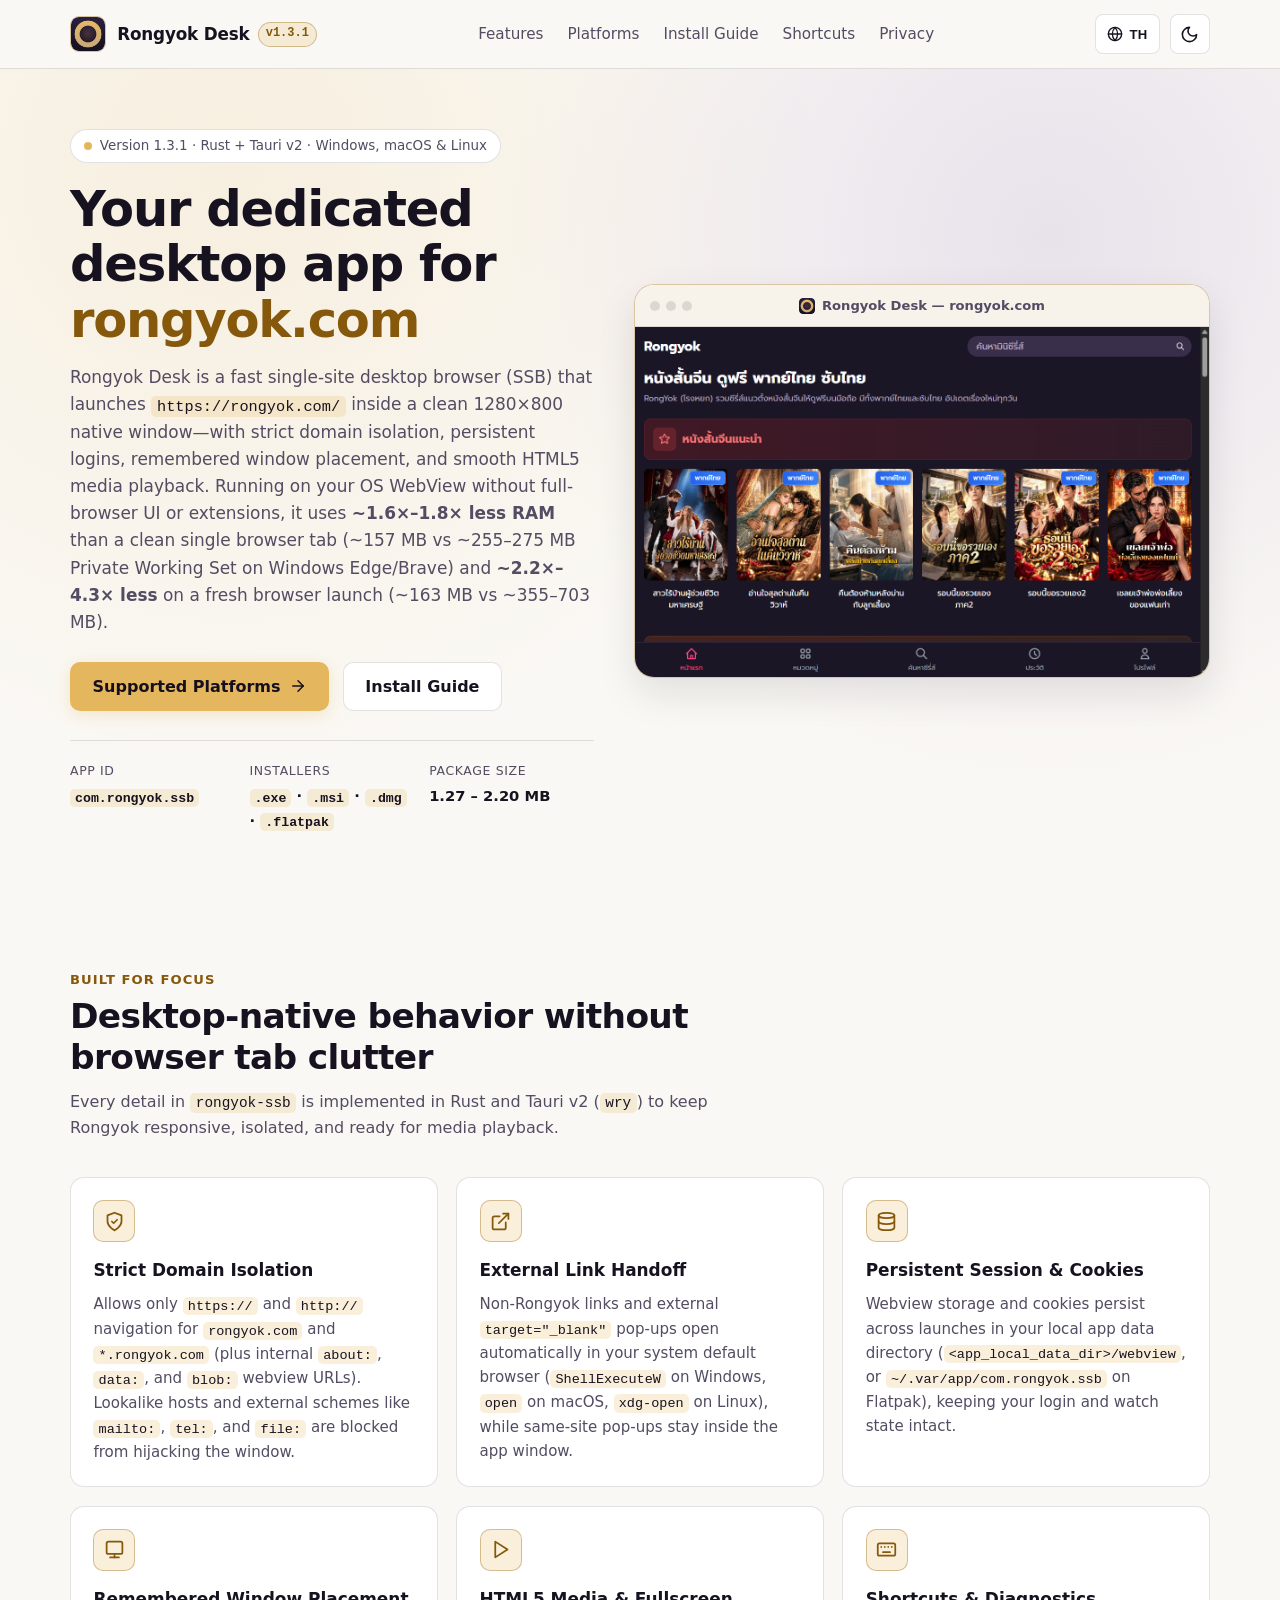
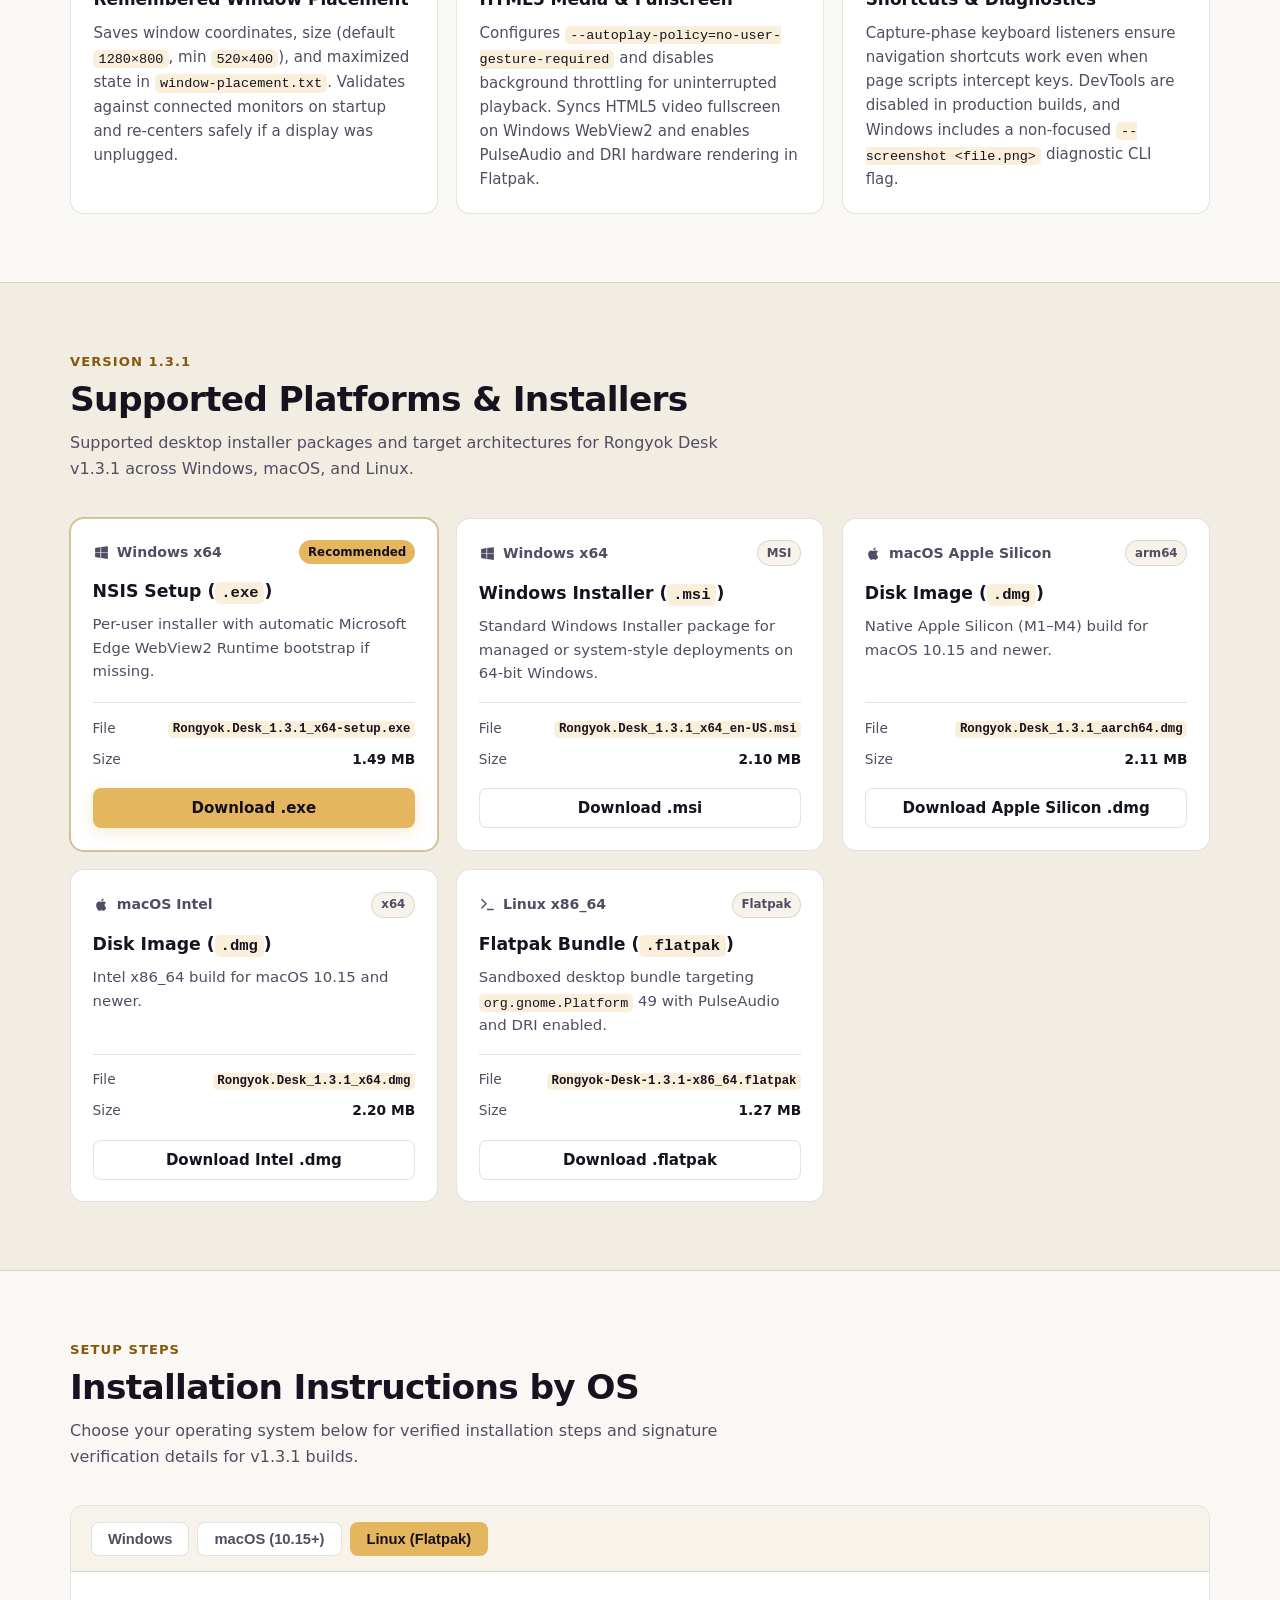
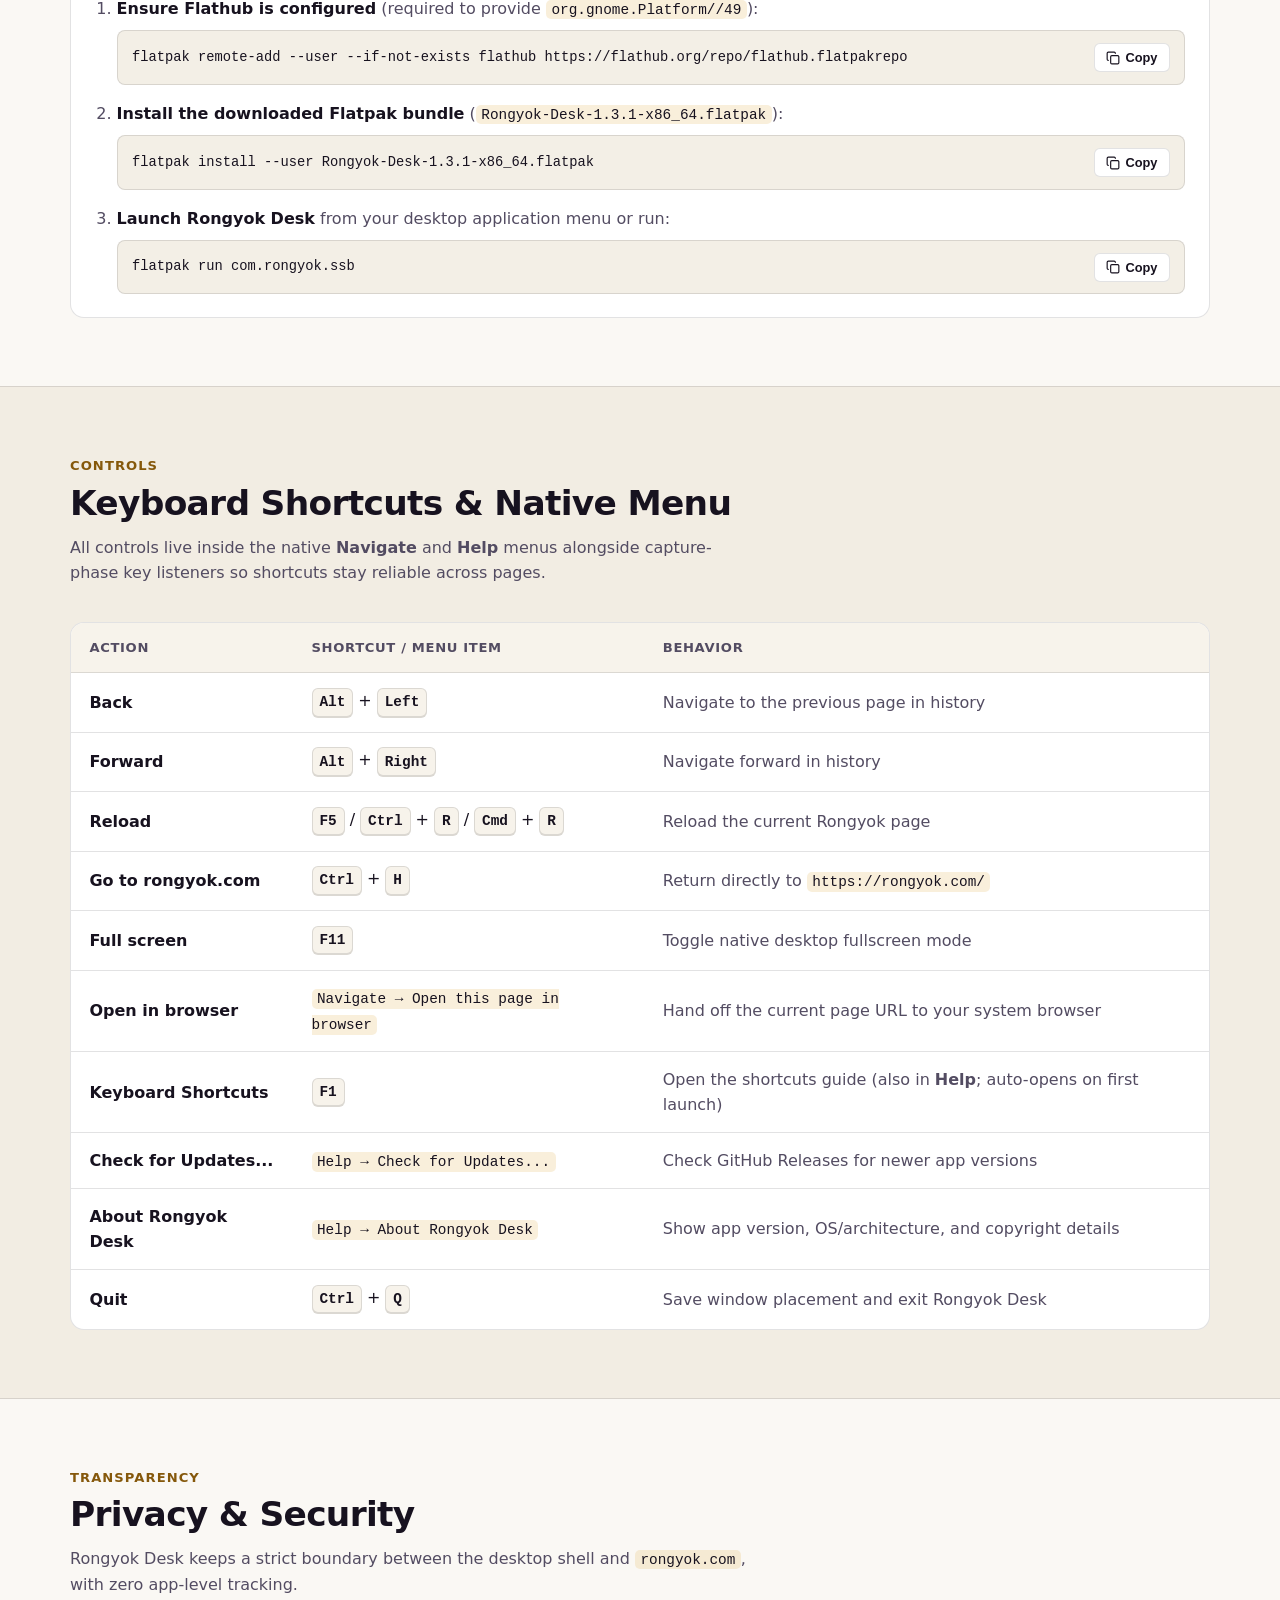
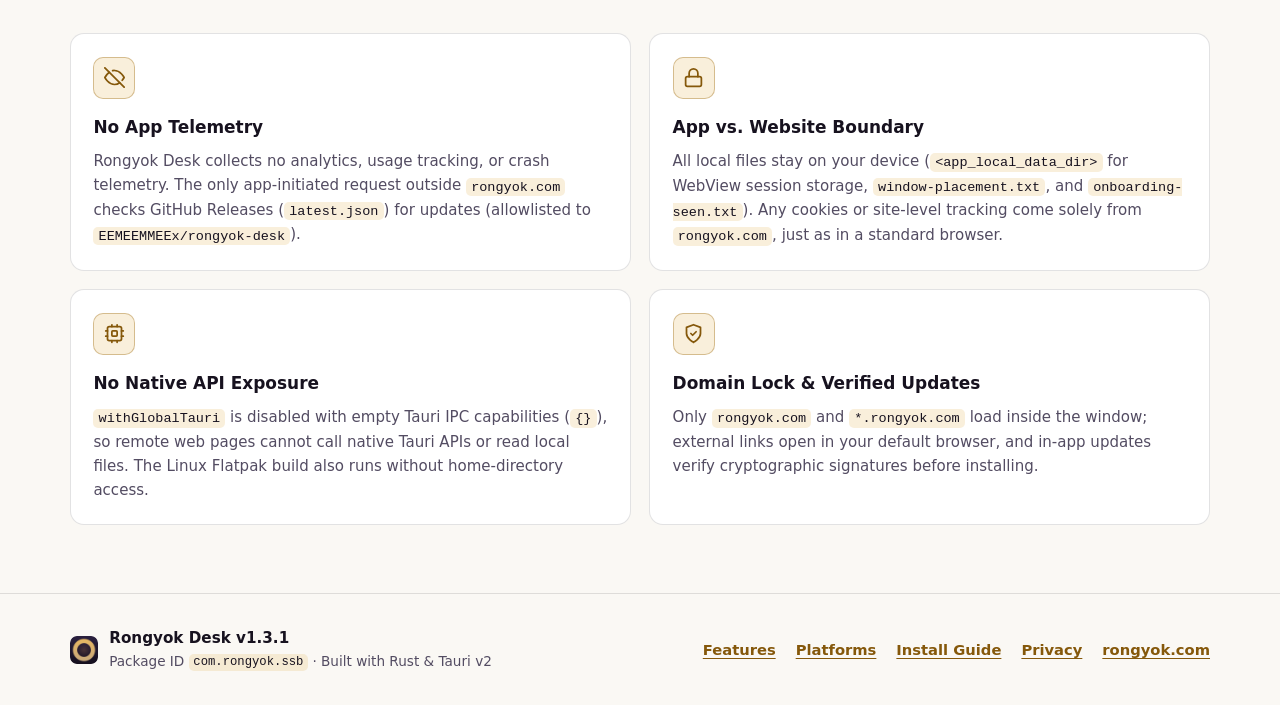
<file: docs/index.html>
<!doctype html>
<html lang="en" data-theme="dark">
  <head>
    <meta charset="utf-8" />
    <meta name="viewport" content="width=device-width, initial-scale=1" />
    <title>Rongyok Desk — Dedicated Desktop App for rongyok.com</title>
    <meta
      name="description"
      content="Rongyok Desk v1.3.1 is a lightweight single-site desktop browser for rongyok.com built with Rust and Tauri v2, available for Windows, macOS, and Linux."
    />
    <meta name="color-scheme" content="dark light" />
    <link rel="icon" type="image/png" href="./assets/icon.png" />
    <script>
      (function () {
        try {
          var saved = localStorage.getItem("rongyok-desk-theme");
          var prefersLight =
            window.matchMedia &&
            window.matchMedia("(prefers-color-scheme: light)").matches;
          var theme =
            saved === "light" || saved === "dark"
              ? saved
              : prefersLight
                ? "light"
                : "dark";
          document.documentElement.setAttribute("data-theme", theme);
          var savedLang = localStorage.getItem("rongyok-desk-lang");
          var navLang = ((navigator.language || "") + "").toLowerCase();
          var lang =
            savedLang === "th" || savedLang === "en"
              ? savedLang
              : navLang.indexOf("th") === 0
                ? "th"
                : "en";
          document.documentElement.setAttribute("data-lang", lang);
          document.documentElement.setAttribute("lang", lang);
        } catch (_err) {
          document.documentElement.setAttribute("data-theme", "dark");
          document.documentElement.setAttribute("data-lang", "en");
        }
      })();
    </script>
    <link rel="stylesheet" href="./styles.css" />
  </head>
  <body>
    <a class="skip-link" href="#main-content">Skip to main content</a>

    <header class="site-header" id="top">
      <div class="container nav-inner">
        <a class="brand" href="#top" aria-label="Rongyok Desk home">
          <img
            class="brand-icon"
            src="./assets/icon.png"
            alt="Rongyok Desk app icon"
            width="36"
            height="36"
          />
          <span class="brand-text">
            <span class="brand-name">Rongyok Desk</span>
            <span class="brand-version">v1.3.1</span>
          </span>
        </a>

        <nav class="nav-links" id="primary-nav" aria-label="Primary navigation">
          <a href="#features">Features</a>
          <a href="#downloads">Platforms</a>
          <a href="#install">Install Guide</a>
          <a href="#shortcuts">Shortcuts</a>
          <a href="#privacy">Privacy</a>
        </nav>

        <div class="nav-actions">
          <button
            type="button"
            class="icon-btn lang-btn"
            id="lang-toggle"
            aria-label="Switch language to Thai"
            aria-pressed="false"
            title="Switch language (TH / EN)"
          >
            <svg
              viewBox="0 0 24 24"
              fill="none"
              stroke="currentColor"
              stroke-width="2"
              stroke-linecap="round"
              stroke-linejoin="round"
              aria-hidden="true"
            >
              <circle cx="12" cy="12" r="10" />
              <path d="M2 12h20" />
              <path d="M12 2a15.3 15.3 0 0 1 4 10 15.3 15.3 0 0 1-4 10 15.3 15.3 0 0 1-4-10 15.3 15.3 0 0 1 4-10z" />
            </svg>
            <span id="lang-label">TH</span>
          </button>

          <button
            type="button"
            class="icon-btn"
            id="theme-toggle"
            aria-label="Switch to light theme"
            aria-pressed="false"
            title="Toggle color theme"
          >
            <svg
              class="icon-sun"
              viewBox="0 0 24 24"
              fill="none"
              stroke="currentColor"
              stroke-width="2"
              stroke-linecap="round"
              stroke-linejoin="round"
              aria-hidden="true"
            >
              <circle cx="12" cy="12" r="4" />
              <path d="M12 2v2" />
              <path d="M12 20v2" />
              <path d="m4.93 4.93 1.41 1.41" />
              <path d="m17.66 17.66 1.41 1.41" />
              <path d="M2 12h2" />
              <path d="M20 12h2" />
              <path d="m6.34 17.66-1.41 1.41" />
              <path d="m19.07 4.93-1.41 1.41" />
            </svg>
            <svg
              class="icon-moon"
              viewBox="0 0 24 24"
              fill="none"
              stroke="currentColor"
              stroke-width="2"
              stroke-linecap="round"
              stroke-linejoin="round"
              aria-hidden="true"
            >
              <path d="M12 3a6 6 0 0 0 9 9 9 9 0 1 1-9-9Z" />
            </svg>
          </button>

          <button
            type="button"
            class="icon-btn mobile-menu-btn"
            id="nav-toggle"
            aria-label="Toggle navigation menu"
            aria-expanded="false"
            aria-controls="mobile-nav"
          >
            <svg
              class="icon-menu"
              viewBox="0 0 24 24"
              fill="none"
              stroke="currentColor"
              stroke-width="2"
              stroke-linecap="round"
              stroke-linejoin="round"
              aria-hidden="true"
            >
              <line x1="4" y1="6" x2="20" y2="6" />
              <line x1="4" y1="12" x2="20" y2="12" />
              <line x1="4" y1="18" x2="20" y2="18" />
            </svg>
            <svg
              class="icon-close"
              viewBox="0 0 24 24"
              fill="none"
              stroke="currentColor"
              stroke-width="2"
              stroke-linecap="round"
              stroke-linejoin="round"
              aria-hidden="true"
            >
              <path d="M18 6 6 18" />
              <path d="m6 6 12 12" />
            </svg>
          </button>
        </div>
      </div>

      <div class="mobile-nav" id="mobile-nav" hidden>
        <div class="container mobile-nav-inner">
          <a href="#features">Features</a>
          <a href="#downloads">Platforms</a>
          <a href="#install">Install Guide</a>
          <a href="#shortcuts">Shortcuts</a>
          <a href="#privacy">Privacy</a>
        </div>
      </div>
    </header>

    <main id="main-content">
      <section class="hero">
        <div class="container hero-grid">
          <div class="hero-copy">
            <div class="hero-badge">
              <span class="badge-dot" aria-hidden="true"></span>
              <span>Version 1.3.1 · Rust + Tauri v2 · Windows, macOS &amp; Linux</span>
            </div>

            <h1>
              Your dedicated desktop app for
              <span class="accent-text">rongyok.com</span>
            </h1>

            <p class="hero-lead">
              Rongyok Desk is a fast single-site desktop browser (SSB) that
              launches <code>https://rongyok.com/</code> inside a clean
              1280&times;800 native window&mdash;with strict domain isolation,
              persistent logins, remembered window placement, and smooth HTML5
              media playback. Running on your OS WebView without full-browser UI
              or extensions, it uses <strong>~1.6&times;&ndash;1.8&times; less RAM</strong>
              than a clean single browser tab (~157 MB vs ~255&ndash;275 MB
              Private Working Set on Windows Edge/Brave) and
              <strong>~2.2&times;&ndash;4.3&times; less</strong> on a fresh
              browser launch (~163 MB vs ~355&ndash;703 MB).
            </p>

            <div class="hero-actions">
              <a class="btn btn-primary btn-lg" href="#downloads">
                <span>Supported Platforms</span>
                <svg
                  viewBox="0 0 24 24"
                  fill="none"
                  stroke="currentColor"
                  stroke-width="2"
                  stroke-linecap="round"
                  stroke-linejoin="round"
                  aria-hidden="true"
                >
                  <path d="M5 12h14" />
                  <path d="m12 5 7 7-7 7" />
                </svg>
              </a>

              <a class="btn btn-secondary btn-lg" href="#install">
                <span>Install Guide</span>
              </a>
            </div>

            <dl class="hero-specs">
              <div>
                <dt>App ID</dt>
                <dd><code>com.rongyok.ssb</code></dd>
              </div>
              <div>
                <dt>Installers</dt>
                <dd><code>.exe</code> · <code>.msi</code> · <code>.dmg</code> · <code>.flatpak</code></dd>
              </div>
              <div>
                <dt>Package Size</dt>
                <dd>1.27 – 2.20 MB</dd>
              </div>
            </dl>
          </div>

          <div class="hero-visual">
            <div class="app-frame">
              <div class="app-frame-bar" aria-hidden="true">
                <div class="frame-dots">
                  <span></span>
                  <span></span>
                  <span></span>
                </div>
                <div class="frame-title">
                  <img src="./assets/icon.png" alt="" width="16" height="16" />
                  <span>Rongyok Desk — rongyok.com</span>
                </div>
                <div class="frame-spacer"></div>
              </div>
              <img
                class="app-screenshot"
                src="./assets/now.png"
                alt="Screenshot of Rongyok Desk showing rongyok.com with Thai short-drama listings, search bar, and navigation bar"
                width="1280"
                height="780"
                loading="eager"
              />
            </div>
          </div>
        </div>
      </section>

      <section class="section" id="features">
        <div class="container">
          <div class="section-header">
            <p class="section-eyebrow">Built for Focus</p>
            <h2>Desktop-native behavior without browser tab clutter</h2>
            <p class="section-subtitle">
              Every detail in <code>rongyok-ssb</code> is implemented in Rust and
              Tauri v2 (<code>wry</code>) to keep Rongyok responsive, isolated,
              and ready for media playback.
            </p>
          </div>

          <div class="feature-grid">
            <article class="card feature-card">
              <div class="feature-icon" aria-hidden="true">
                <svg
                  viewBox="0 0 24 24"
                  fill="none"
                  stroke="currentColor"
                  stroke-width="2"
                  stroke-linecap="round"
                  stroke-linejoin="round"
                >
                  <path d="M12 22s8-4 8-10V5l-8-3-8 3v7c0 6 8 10 8 10" />
                  <path d="m9 12 2 2 4-4" />
                </svg>
              </div>
              <h3>Strict Domain Isolation</h3>
              <p>
                Allows only <code>https://</code> and <code>http://</code>
                navigation for <code>rongyok.com</code> and
                <code>*.rongyok.com</code> (plus internal <code>about:</code>,
                <code>data:</code>, and <code>blob:</code> webview URLs).
                Lookalike hosts and external schemes like <code>mailto:</code>,
                <code>tel:</code>, and <code>file:</code> are blocked from
                hijacking the window.
              </p>
            </article>

            <article class="card feature-card">
              <div class="feature-icon" aria-hidden="true">
                <svg
                  viewBox="0 0 24 24"
                  fill="none"
                  stroke="currentColor"
                  stroke-width="2"
                  stroke-linecap="round"
                  stroke-linejoin="round"
                >
                  <path d="M18 13v6a2 2 0 0 1-2 2H5a2 2 0 0 1-2-2V8a2 2 0 0 1 2-2h6" />
                  <polyline points="15 3 21 3 21 9" />
                  <line x1="10" y1="14" x2="21" y2="3" />
                </svg>
              </div>
              <h3>External Link Handoff</h3>
              <p>
                Non-Rongyok links and external <code>target="_blank"</code>
                pop-ups open automatically in your system default browser
                (<code>ShellExecuteW</code> on Windows, <code>open</code> on
                macOS, <code>xdg-open</code> on Linux), while same-site pop-ups
                stay inside the app window.
              </p>
            </article>

            <article class="card feature-card">
              <div class="feature-icon" aria-hidden="true">
                <svg
                  viewBox="0 0 24 24"
                  fill="none"
                  stroke="currentColor"
                  stroke-width="2"
                  stroke-linecap="round"
                  stroke-linejoin="round"
                >
                  <ellipse cx="12" cy="5" rx="9" ry="3" />
                  <path d="M3 5v14a9 3 0 0 0 18 0V5" />
                  <path d="M3 12a9 3 0 0 0 18 0" />
                </svg>
              </div>
              <h3>Persistent Session &amp; Cookies</h3>
              <p>
                Webview storage and cookies persist across launches in your
                local app data directory (<code>&lt;app_local_data_dir&gt;/webview</code>,
                or <code>~/.var/app/com.rongyok.ssb</code> on Flatpak), keeping
                your login and watch state intact.
              </p>
            </article>

            <article class="card feature-card">
              <div class="feature-icon" aria-hidden="true">
                <svg
                  viewBox="0 0 24 24"
                  fill="none"
                  stroke="currentColor"
                  stroke-width="2"
                  stroke-linecap="round"
                  stroke-linejoin="round"
                >
                  <rect width="18" height="14" x="3" y="3" rx="2" />
                  <path d="M7 21h10" />
                  <path d="M12 17v4" />
                </svg>
              </div>
              <h3>Remembered Window Placement</h3>
              <p>
                Saves window coordinates, size (default <code>1280&times;800</code>,
                min <code>520&times;400</code>), and maximized state in
                <code>window-placement.txt</code>. Validates against connected
                monitors on startup and re-centers safely if a display was
                unplugged.
              </p>
            </article>

            <article class="card feature-card">
              <div class="feature-icon" aria-hidden="true">
                <svg
                  viewBox="0 0 24 24"
                  fill="none"
                  stroke="currentColor"
                  stroke-width="2"
                  stroke-linecap="round"
                  stroke-linejoin="round"
                >
                  <polygon points="6 3 20 12 6 21 6 3" />
                </svg>
              </div>
              <h3>HTML5 Media &amp; Fullscreen</h3>
              <p>
                Configures <code>--autoplay-policy=no-user-gesture-required</code>
                and disables background throttling for uninterrupted playback.
                Syncs HTML5 video fullscreen on Windows WebView2 and enables
                PulseAudio and DRI hardware rendering in Flatpak.
              </p>
            </article>

            <article class="card feature-card">
              <div class="feature-icon" aria-hidden="true">
                <svg
                  viewBox="0 0 24 24"
                  fill="none"
                  stroke="currentColor"
                  stroke-width="2"
                  stroke-linecap="round"
                  stroke-linejoin="round"
                >
                  <rect width="20" height="14" x="2" y="5" rx="2" />
                  <path d="M6 9h.01" />
                  <path d="M10 9h.01" />
                  <path d="M14 9h.01" />
                  <path d="M18 9h.01" />
                  <path d="M8 15h8" />
                </svg>
              </div>
              <h3>Shortcuts &amp; Diagnostics</h3>
              <p>
                Capture-phase keyboard listeners ensure navigation shortcuts work
                even when page scripts intercept keys. DevTools are disabled in
                production builds, and Windows includes a non-focused
                <code>--screenshot &lt;file.png&gt;</code> diagnostic CLI flag.
              </p>
            </article>
          </div>
        </div>
      </section>

      <section class="section section-alt" id="downloads">
        <div class="container">
          <div class="section-header">
            <p class="section-eyebrow">Version 1.3.1</p>
            <h2>Supported Platforms &amp; Installers</h2>
            <p class="section-subtitle">
              Supported desktop installer packages and target architectures for
              Rongyok Desk v1.3.1 across Windows, macOS, and Linux.
            </p>
          </div>

          <div class="platform-grid">
            <article class="card platform-card platform-featured">
              <div class="platform-top">
                <div class="os-badge">
                  <svg viewBox="0 0 24 24" fill="currentColor" aria-hidden="true">
                    <path
                      d="M3 5.5 10.5 4.4v7.1H3V5.5Zm8.5-1.3L21 3v8.5h-9.5V4.2ZM3 12.5h7.5v7.1L3 18.5v-6Zm8.5 0H21V21l-9.5-1.3v-7.2Z"
                    />
                  </svg>
                  <span>Windows x64</span>
                </div>
                <span class="pill-tag">Recommended</span>
              </div>
              <h3>NSIS Setup (<code>.exe</code>)</h3>
              <p class="platform-desc">
                Per-user installer with automatic Microsoft Edge WebView2
                Runtime bootstrap if missing.
              </p>
              <dl class="asset-meta">
                <div>
                  <dt>File</dt>
                  <dd><code>Rongyok.Desk_1.3.1_x64-setup.exe</code></dd>
                </div>
                <div>
                  <dt>Size</dt>
                  <dd>1.49 MB</dd>
                </div>
              </dl>
              <a
                class="btn btn-primary btn-block"
                href="https://github.com/EEMEEMMEEx/rongyok-desk/releases/latest/download/Rongyok.Desk_1.3.1_x64-setup.exe"
                target="_blank"
                rel="noopener noreferrer"
              >
                Download .exe
              </a>
            </article>

            <article class="card platform-card">
              <div class="platform-top">
                <div class="os-badge">
                  <svg viewBox="0 0 24 24" fill="currentColor" aria-hidden="true">
                    <path
                      d="M3 5.5 10.5 4.4v7.1H3V5.5Zm8.5-1.3L21 3v8.5h-9.5V4.2ZM3 12.5h7.5v7.1L3 18.5v-6Zm8.5 0H21V21l-9.5-1.3v-7.2Z"
                    />
                  </svg>
                  <span>Windows x64</span>
                </div>
                <span class="pill-muted">MSI</span>
              </div>
              <h3>Windows Installer (<code>.msi</code>)</h3>
              <p class="platform-desc">
                Standard Windows Installer package for managed or system-style
                deployments on 64-bit Windows.
              </p>
              <dl class="asset-meta">
                <div>
                  <dt>File</dt>
                  <dd><code>Rongyok.Desk_1.3.1_x64_en-US.msi</code></dd>
                </div>
                <div>
                  <dt>Size</dt>
                  <dd>2.10 MB</dd>
                </div>
              </dl>
              <a
                class="btn btn-secondary btn-block"
                href="https://github.com/EEMEEMMEEx/rongyok-desk/releases/latest/download/Rongyok.Desk_1.3.1_x64_en-US.msi"
                target="_blank"
                rel="noopener noreferrer"
              >
                Download .msi
              </a>
            </article>

            <article class="card platform-card">
              <div class="platform-top">
                <div class="os-badge">
                  <svg viewBox="0 0 24 24" fill="currentColor" aria-hidden="true">
                    <path
                      d="M16.36 12.76c-.02-2.21 1.81-3.28 1.89-3.33-1.03-1.51-2.64-1.72-3.21-1.74-1.35-.14-2.66.81-3.35.81-.7 0-1.76-.79-2.9-.77-1.48.02-2.85.87-3.61 2.2-1.55 2.69-.4 6.66 1.1 8.84.74 1.07 1.62 2.27 2.77 2.22 1.12-.04 1.54-.72 2.89-.72 1.35 0 1.73.72 2.9.69 1.2-.02 1.96-1.08 2.69-2.15.86-1.25 1.21-2.46 1.23-2.52-.03-.01-2.38-.91-2.4-3.61ZM14.17 6.32c.61-.74 1.03-1.77.91-2.8-.88.04-1.95.59-2.58 1.33-.56.65-1.06 1.7-.93 2.7.99.08 1.99-.5 2.6-1.23Z"
                    />
                  </svg>
                  <span>macOS Apple Silicon</span>
                </div>
                <span class="pill-muted">arm64</span>
              </div>
              <h3>Disk Image (<code>.dmg</code>)</h3>
              <p class="platform-desc">
                Native Apple Silicon (M1–M4) build for macOS 10.15 and newer.
              </p>
              <dl class="asset-meta">
                <div>
                  <dt>File</dt>
                  <dd><code>Rongyok.Desk_1.3.1_aarch64.dmg</code></dd>
                </div>
                <div>
                  <dt>Size</dt>
                  <dd>2.11 MB</dd>
                </div>
              </dl>
              <a
                class="btn btn-secondary btn-block"
                href="https://github.com/EEMEEMMEEx/rongyok-desk/releases/latest/download/Rongyok.Desk_1.3.1_aarch64.dmg"
                target="_blank"
                rel="noopener noreferrer"
              >
                Download Apple Silicon .dmg
              </a>
            </article>

            <article class="card platform-card">
              <div class="platform-top">
                <div class="os-badge">
                  <svg viewBox="0 0 24 24" fill="currentColor" aria-hidden="true">
                    <path
                      d="M16.36 12.76c-.02-2.21 1.81-3.28 1.89-3.33-1.03-1.51-2.64-1.72-3.21-1.74-1.35-.14-2.66.81-3.35.81-.7 0-1.76-.79-2.9-.77-1.48.02-2.85.87-3.61 2.2-1.55 2.69-.4 6.66 1.1 8.84.74 1.07 1.62 2.27 2.77 2.22 1.12-.04 1.54-.72 2.89-.72 1.35 0 1.73.72 2.9.69 1.2-.02 1.96-1.08 2.69-2.15.86-1.25 1.21-2.46 1.23-2.52-.03-.01-2.38-.91-2.4-3.61ZM14.17 6.32c.61-.74 1.03-1.77.91-2.8-.88.04-1.95.59-2.58 1.33-.56.65-1.06 1.7-.93 2.7.99.08 1.99-.5 2.6-1.23Z"
                    />
                  </svg>
                  <span>macOS Intel</span>
                </div>
                <span class="pill-muted">x64</span>
              </div>
              <h3>Disk Image (<code>.dmg</code>)</h3>
              <p class="platform-desc">
                Intel x86_64 build for macOS 10.15 and newer.
              </p>
              <dl class="asset-meta">
                <div>
                  <dt>File</dt>
                  <dd><code>Rongyok.Desk_1.3.1_x64.dmg</code></dd>
                </div>
                <div>
                  <dt>Size</dt>
                  <dd>2.20 MB</dd>
                </div>
              </dl>
              <a
                class="btn btn-secondary btn-block"
                href="https://github.com/EEMEEMMEEx/rongyok-desk/releases/latest/download/Rongyok.Desk_1.3.1_x64.dmg"
                target="_blank"
                rel="noopener noreferrer"
              >
                Download Intel .dmg
              </a>
            </article>

            <article class="card platform-card">
              <div class="platform-top">
                <div class="os-badge">
                  <svg
                    viewBox="0 0 24 24"
                    fill="none"
                    stroke="currentColor"
                    stroke-width="2"
                    stroke-linecap="round"
                    stroke-linejoin="round"
                    aria-hidden="true"
                  >
                    <polyline points="4 17 10 11 4 5" />
                    <line x1="12" y1="19" x2="20" y2="19" />
                  </svg>
                  <span>Linux x86_64</span>
                </div>
                <span class="pill-muted">Flatpak</span>
              </div>
              <h3>Flatpak Bundle (<code>.flatpak</code>)</h3>
              <p class="platform-desc">
                Sandboxed desktop bundle targeting <code>org.gnome.Platform</code>
                49 with PulseAudio and DRI enabled.
              </p>
              <dl class="asset-meta">
                <div>
                  <dt>File</dt>
                  <dd><code>Rongyok-Desk-1.3.1-x86_64.flatpak</code></dd>
                </div>
                <div>
                  <dt>Size</dt>
                  <dd>1.27 MB</dd>
                </div>
              </dl>
              <a
                class="btn btn-secondary btn-block"
                href="https://github.com/EEMEEMMEEx/rongyok-desk/releases/latest/download/Rongyok-Desk-1.3.1-x86_64.flatpak"
                target="_blank"
                rel="noopener noreferrer"
              >
                Download .flatpak
              </a>
            </article>
          </div>
        </div>
      </section>

      <section class="section" id="install">
        <div class="container">
          <div class="section-header">
            <p class="section-eyebrow">Setup Steps</p>
            <h2>Installation Instructions by OS</h2>
            <p class="section-subtitle">
              Choose your operating system below for verified installation steps
              and signature verification details for v1.3.1 builds.
            </p>
          </div>

          <div class="install-shell card">
            <div class="os-tabs" role="tablist" aria-label="Operating system installation tabs">
              <button
                type="button"
                class="os-tab is-active"
                role="tab"
                id="tab-windows"
                aria-selected="true"
                aria-controls="panel-windows"
                data-os="windows"
              >
                Windows
              </button>
              <button
                type="button"
                class="os-tab"
                role="tab"
                id="tab-macos"
                aria-selected="false"
                aria-controls="panel-macos"
                data-os="macos"
              >
                macOS (10.15+)
              </button>
              <button
                type="button"
                class="os-tab"
                role="tab"
                id="tab-linux"
                aria-selected="false"
                aria-controls="panel-linux"
                data-os="linux"
              >
                Linux (Flatpak)
              </button>
            </div>

            <div
              class="os-panel is-active"
              role="tabpanel"
              id="panel-windows"
              aria-labelledby="tab-windows"
            >
              <ol class="install-steps">
                <li>
                  <strong>Choose your installer package:</strong> Use
                  <code>Rongyok.Desk_1.3.1_x64-setup.exe</code> (recommended
                  per-user installer) or <code>Rongyok.Desk_1.3.1_x64_en-US.msi</code>.
                </li>
                <li>
                  <strong>Run the installer:</strong> The NSIS
                  <code>.exe</code> installer automatically downloads
                  Microsoft Edge WebView2 Runtime if it is not yet installed on
                  your PC.
                </li>
                <li>
                  <strong>Signed installer &amp; integrity check:</strong>
                  <code>v1.3.1</code> Windows installers are digitally signed. You can
                  also verify the file checksum against
                  <code>SHA256SUMS.txt</code> on the release page before launching.
                </li>
              </ol>
            </div>

            <div
              class="os-panel"
              role="tabpanel"
              id="panel-macos"
              aria-labelledby="tab-macos"
              hidden
            >
              <ol class="install-steps">
                <li>
                  <strong>Download the matching disk image:</strong> Choose
                  <code>Rongyok.Desk_1.3.1_aarch64.dmg</code> for Apple Silicon
                  (M1–M4) or <code>Rongyok.Desk_1.3.1_x64.dmg</code> for Intel
                  Macs (macOS 10.15+).
                </li>
                <li>
                  <strong>Install to Applications:</strong> Open the
                  <code>.dmg</code> file and drag
                  <strong>Rongyok Desk.app</strong> into your
                  <strong>Applications</strong> folder.
                </li>
                <li>
                  <strong>Signed &amp; notarized launch:</strong>
                  <strong>Rongyok Desk.app</strong> is signed and notarized for macOS
                  Gatekeeper, so you can open it directly from
                  <strong>Applications</strong> or Spotlight.
                </li>
              </ol>
            </div>

            <div
              class="os-panel"
              role="tabpanel"
              id="panel-linux"
              aria-labelledby="tab-linux"
              hidden
            >
              <ol class="install-steps">
                <li>
                  <strong>Ensure Flathub is configured</strong> (required to
                  provide <code>org.gnome.Platform//49</code>):
                  <div class="code-block">
                    <pre><code>flatpak remote-add --user --if-not-exists flathub https://flathub.org/repo/flathub.flatpakrepo</code></pre>
                    <button
                      type="button"
                      class="copy-btn"
                      data-copy="flatpak remote-add --user --if-not-exists flathub https://flathub.org/repo/flathub.flatpakrepo"
                      aria-label="Copy Flathub remote command"
                    >
                      <svg
                        class="icon-copy"
                        viewBox="0 0 24 24"
                        fill="none"
                        stroke="currentColor"
                        stroke-width="2"
                        stroke-linecap="round"
                        stroke-linejoin="round"
                        aria-hidden="true"
                      >
                        <rect width="14" height="14" x="8" y="8" rx="2" ry="2" />
                        <path d="M4 16c-1.1 0-2-.9-2-2V4c0-1.1.9-2 2-2h10c1.1 0 2 .9 2 2" />
                      </svg>
                      <svg
                        class="icon-check"
                        viewBox="0 0 24 24"
                        fill="none"
                        stroke="currentColor"
                        stroke-width="2.2"
                        stroke-linecap="round"
                        stroke-linejoin="round"
                        aria-hidden="true"
                      >
                        <polyline points="20 6 9 17 4 12" />
                      </svg>
                      <span class="copy-label">Copy</span>
                    </button>
                  </div>
                </li>
                <li>
                  <strong>Install the downloaded Flatpak bundle</strong>
                  (<code>Rongyok-Desk-1.3.1-x86_64.flatpak</code>):
                  <div class="code-block">
                    <pre><code>flatpak install --user Rongyok-Desk-1.3.1-x86_64.flatpak</code></pre>
                    <button
                      type="button"
                      class="copy-btn"
                      data-copy="flatpak install --user Rongyok-Desk-1.3.1-x86_64.flatpak"
                      aria-label="Copy Flatpak install command"
                    >
                      <svg
                        class="icon-copy"
                        viewBox="0 0 24 24"
                        fill="none"
                        stroke="currentColor"
                        stroke-width="2"
                        stroke-linecap="round"
                        stroke-linejoin="round"
                        aria-hidden="true"
                      >
                        <rect width="14" height="14" x="8" y="8" rx="2" ry="2" />
                        <path d="M4 16c-1.1 0-2-.9-2-2V4c0-1.1.9-2 2-2h10c1.1 0 2 .9 2 2" />
                      </svg>
                      <svg
                        class="icon-check"
                        viewBox="0 0 24 24"
                        fill="none"
                        stroke="currentColor"
                        stroke-width="2.2"
                        stroke-linecap="round"
                        stroke-linejoin="round"
                        aria-hidden="true"
                      >
                        <polyline points="20 6 9 17 4 12" />
                      </svg>
                      <span class="copy-label">Copy</span>
                    </button>
                  </div>
                </li>
                <li>
                  <strong>Launch Rongyok Desk</strong> from your desktop
                  application menu or run:
                  <div class="code-block">
                    <pre><code>flatpak run com.rongyok.ssb</code></pre>
                    <button
                      type="button"
                      class="copy-btn"
                      data-copy="flatpak run com.rongyok.ssb"
                      aria-label="Copy Flatpak run command"
                    >
                      <svg
                        class="icon-copy"
                        viewBox="0 0 24 24"
                        fill="none"
                        stroke="currentColor"
                        stroke-width="2"
                        stroke-linecap="round"
                        stroke-linejoin="round"
                        aria-hidden="true"
                      >
                        <rect width="14" height="14" x="8" y="8" rx="2" ry="2" />
                        <path d="M4 16c-1.1 0-2-.9-2-2V4c0-1.1.9-2 2-2h10c1.1 0 2 .9 2 2" />
                      </svg>
                      <svg
                        class="icon-check"
                        viewBox="0 0 24 24"
                        fill="none"
                        stroke="currentColor"
                        stroke-width="2.2"
                        stroke-linecap="round"
                        stroke-linejoin="round"
                        aria-hidden="true"
                      >
                        <polyline points="20 6 9 17 4 12" />
                      </svg>
                      <span class="copy-label">Copy</span>
                    </button>
                  </div>
                </li>
              </ol>
            </div>
          </div>
        </div>
      </section>

      <section class="section section-alt" id="shortcuts">
        <div class="container">
          <div class="section-header">
            <p class="section-eyebrow">Controls</p>
            <h2>Keyboard Shortcuts &amp; Native Menu</h2>
            <p class="section-subtitle">
              All controls live inside the native <strong>Navigate</strong> and
              <strong>Help</strong> menus alongside capture-phase key listeners
              so shortcuts stay reliable across pages.
            </p>
          </div>

          <div class="shortcuts-table-wrap card">
            <table class="shortcuts-table">
              <thead>
                <tr>
                  <th scope="col">Action</th>
                  <th scope="col">Shortcut / Menu Item</th>
                  <th scope="col">Behavior</th>
                </tr>
              </thead>
              <tbody>
                <tr>
                  <td>Back</td>
                  <td><kbd>Alt</kbd> + <kbd>Left</kbd></td>
                  <td>Navigate to the previous page in history</td>
                </tr>
                <tr>
                  <td>Forward</td>
                  <td><kbd>Alt</kbd> + <kbd>Right</kbd></td>
                  <td>Navigate forward in history</td>
                </tr>
                <tr>
                  <td>Reload</td>
                  <td>
                    <kbd>F5</kbd> / <kbd>Ctrl</kbd> + <kbd>R</kbd> /
                    <kbd>Cmd</kbd> + <kbd>R</kbd>
                  </td>
                  <td>Reload the current Rongyok page</td>
                </tr>
                <tr>
                  <td>Go to rongyok.com</td>
                  <td><kbd>Ctrl</kbd> + <kbd>H</kbd></td>
                  <td>Return directly to <code>https://rongyok.com/</code></td>
                </tr>
                <tr>
                  <td>Full screen</td>
                  <td><kbd>F11</kbd></td>
                  <td>Toggle native desktop fullscreen mode</td>
                </tr>
                <tr>
                  <td>Open in browser</td>
                  <td><code>Navigate &rarr; Open this page in browser</code></td>
                  <td>Hand off the current page URL to your system browser</td>
                </tr>
                <tr>
                  <td>Keyboard Shortcuts</td>
                  <td><kbd>F1</kbd></td>
                  <td>Open the shortcuts guide (also in <strong>Help</strong>; auto-opens on first launch)</td>
                </tr>
                <tr>
                  <td>Check for Updates...</td>
                  <td><code>Help &rarr; Check for Updates...</code></td>
                  <td>Check GitHub Releases for newer app versions</td>
                </tr>
                <tr>
                  <td>About Rongyok Desk</td>
                  <td><code>Help &rarr; About Rongyok Desk</code></td>
                  <td>Show app version, OS/architecture, and copyright details</td>
                </tr>
                <tr>
                  <td>Quit</td>
                  <td><kbd>Ctrl</kbd> + <kbd>Q</kbd></td>
                  <td>Save window placement and exit Rongyok Desk</td>
                </tr>
              </tbody>
            </table>
          </div>
        </div>
      </section>

      <section class="section" id="privacy">
        <div class="container">
          <div class="section-header">
            <p class="section-eyebrow">Transparency</p>
            <h2>Privacy &amp; Security</h2>
            <p class="section-subtitle">
              Rongyok Desk keeps a strict boundary between the desktop shell and
              <code>rongyok.com</code>, with zero app-level tracking.
            </p>
          </div>

          <div class="privacy-grid">
            <article class="card feature-card">
              <div class="feature-icon" aria-hidden="true">
                <svg
                  viewBox="0 0 24 24"
                  fill="none"
                  stroke="currentColor"
                  stroke-width="2"
                  stroke-linecap="round"
                  stroke-linejoin="round"
                >
                  <path d="M17.94 17.94A10.07 10.07 0 0 1 12 20c-7 0-11-8-11-8a18.45 18.45 0 0 1 5.06-5.94" />
                  <path d="M9.9 4.24A9.12 9.12 0 0 1 12 4c7 0 11 8 11 8a18.5 18.5 0 0 1-2.16 3.19" />
                  <path d="m1 1 22 22" />
                </svg>
              </div>
              <h3>No App Telemetry</h3>
              <p>
                Rongyok Desk collects no analytics, usage tracking, or crash
                telemetry. The only app-initiated request outside
                <code>rongyok.com</code> checks GitHub Releases
                (<code>latest.json</code>) for updates (allowlisted to
                <code>EEMEEMMEEx/rongyok-desk</code>).
              </p>
            </article>

            <article class="card feature-card">
              <div class="feature-icon" aria-hidden="true">
                <svg
                  viewBox="0 0 24 24"
                  fill="none"
                  stroke="currentColor"
                  stroke-width="2"
                  stroke-linecap="round"
                  stroke-linejoin="round"
                >
                  <rect width="18" height="11" x="3" y="11" rx="2" ry="2" />
                  <path d="M7 11V7a5 5 0 0 1 10 0v4" />
                </svg>
              </div>
              <h3>App vs. Website Boundary</h3>
              <p>
                All local files stay on your device
                (<code>&lt;app_local_data_dir&gt;</code> for WebView session
                storage, <code>window-placement.txt</code>, and
                <code>onboarding-seen.txt</code>). Any cookies or site-level
                tracking come solely from <code>rongyok.com</code>, just as in
                a standard browser.
              </p>
            </article>

            <article class="card feature-card">
              <div class="feature-icon" aria-hidden="true">
                <svg
                  viewBox="0 0 24 24"
                  fill="none"
                  stroke="currentColor"
                  stroke-width="2"
                  stroke-linecap="round"
                  stroke-linejoin="round"
                >
                  <rect width="16" height="16" x="4" y="4" rx="2" />
                  <rect width="6" height="6" x="9" y="9" rx="1" />
                  <path d="M15 2v2" />
                  <path d="M9 2v2" />
                  <path d="M20 15h2" />
                  <path d="M20 9h2" />
                  <path d="M15 20v2" />
                  <path d="M9 20v2" />
                  <path d="M2 15h2" />
                  <path d="M2 9h2" />
                </svg>
              </div>
              <h3>No Native API Exposure</h3>
              <p>
                <code>withGlobalTauri</code> is disabled with empty Tauri IPC
                capabilities (<code>{}</code>), so remote web pages cannot call
                native Tauri APIs or read local files. The Linux Flatpak build
                also runs without home-directory access.
              </p>
            </article>

            <article class="card feature-card">
              <div class="feature-icon" aria-hidden="true">
                <svg
                  viewBox="0 0 24 24"
                  fill="none"
                  stroke="currentColor"
                  stroke-width="2"
                  stroke-linecap="round"
                  stroke-linejoin="round"
                >
                  <path d="M12 22s8-4 8-10V5l-8-3-8 3v7c0 6 8 10 8 10" />
                  <path d="m9 12 2 2 4-4" />
                </svg>
              </div>
              <h3>Domain Lock &amp; Verified Updates</h3>
              <p>
                Only <code>rongyok.com</code> and <code>*.rongyok.com</code>
                load inside the window; external links open in your default
                browser, and in-app updates verify cryptographic signatures
                before installing.
              </p>
            </article>
          </div>
        </div>
      </section>
    </main>

    <footer class="site-footer">
      <div class="container footer-inner">
        <div class="footer-brand">
          <img
            src="./assets/icon.png"
            alt="Rongyok Desk icon"
            width="28"
            height="28"
          />
          <div>
            <strong>Rongyok Desk v1.3.1</strong>
            <span>Package ID <code>com.rongyok.ssb</code> · Built with Rust &amp; Tauri v2</span>
          </div>
        </div>
        <div class="footer-links">
          <a href="#features">Features</a>
          <a href="#downloads">Platforms</a>
          <a href="#install">Install Guide</a>
          <a href="#privacy">Privacy</a>
          <a
            href="https://rongyok.com/"
            target="_blank"
            rel="noopener noreferrer"
            >rongyok.com</a
          >
        </div>
      </div>
    </footer>

    <script src="./app.js" defer></script>
  </body>
</html>
</file>
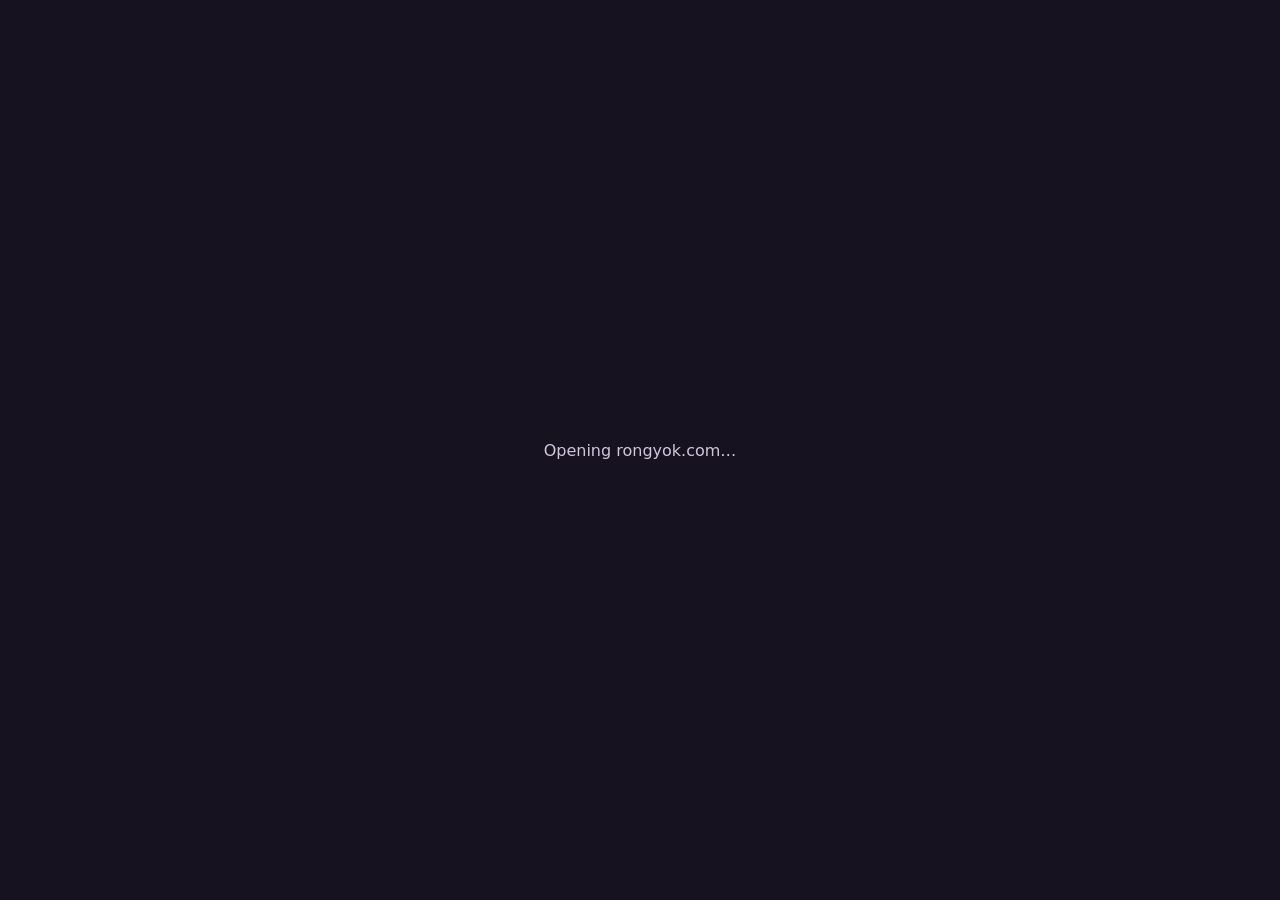
<file: ui/index.html>
<!doctype html>
<html lang="en">
  <head>
    <meta charset="utf-8" />
    <title>Rongyok Desk</title>
    <style>
      html, body { margin: 0; height: 100%; }
      body {
        background: #16121f;
        color: #cfc6de;
        font-family: "Segoe UI", system-ui, sans-serif;
        display: flex;
        align-items: center;
        justify-content: center;
      }
    </style>
  </head>
  <body>
    <p>Opening rongyok.com&hellip;</p>
  </body>
</html>
</file>
<file: docs/styles.css>
:root {
  --font-sans: system-ui, -apple-system, "Segoe UI", Roboto, "Helvetica Neue", Arial, "Noto Sans Thai", sans-serif;
  --font-mono: ui-monospace, SFMono-Regular, Menlo, Monaco, Consolas, "Liberation Mono", monospace;

  --radius-sm: 8px;
  --radius-md: 14px;
  --radius-lg: 20px;

  --accent: #e4b65e;
  --accent-hover: #f0c674;
  --accent-ink: #16101e;

  --container-max: 1140px;
  --transition: 160ms ease;
}

:root[data-theme="dark"] {
  --bg: #130f1a;
  --bg-alt: #191423;
  --surface: #1f192b;
  --surface-elevated: #282037;
  --text: #f5f2fa;
  --text-muted: #b7aec7;
  --border: rgba(255, 255, 255, 0.11);
  --border-accent: rgba(228, 182, 94, 0.36);
  --accent-text: #f0c674;
  --accent-soft: rgba(228, 182, 94, 0.14);
  --code-bg: #120e18;
  --header-bg: rgba(19, 15, 26, 0.88);
  --shadow: 0 18px 46px rgba(0, 0, 0, 0.45);
}

:root[data-theme="light"] {
  --bg: #faf8f4;
  --bg-alt: #f2ede3;
  --surface: #ffffff;
  --surface-elevated: #f7f3eb;
  --text: #17121f;
  --text-muted: #534c62;
  --border: rgba(23, 18, 31, 0.12);
  --border-accent: rgba(155, 106, 18, 0.38);
  --accent-text: #85580b;
  --accent-soft: rgba(228, 182, 94, 0.22);
  --code-bg: #f3efe6;
  --header-bg: rgba(250, 248, 244, 0.9);
  --shadow: 0 16px 38px rgba(23, 18, 31, 0.1);
}

*,
*::before,
*::after {
  box-sizing: border-box;
}

html {
  scroll-behavior: smooth;
}

body {
  margin: 0;
  font-family: var(--font-sans);
  background: var(--bg);
  color: var(--text);
  line-height: 1.6;
  -webkit-font-smoothing: antialiased;
}

img {
  display: block;
  max-width: 100%;
  height: auto;
}

a {
  color: var(--accent-text);
  text-decoration-thickness: 1px;
  text-underline-offset: 3px;
}

a:hover {
  text-decoration-thickness: 2px;
}

code,
kbd {
  font-family: var(--font-mono);
  font-size: 0.9em;
}

code {
  background: var(--accent-soft);
  color: var(--text);
  padding: 0.12em 0.38em;
  border-radius: 5px;
  word-break: break-word;
}

kbd {
  display: inline-block;
  padding: 0.16em 0.48em;
  border-radius: 6px;
  background: var(--surface-elevated);
  border: 1px solid var(--border);
  box-shadow: inset 0 -1px 0 var(--border);
  font-weight: 600;
}

:focus-visible {
  outline: 2px solid var(--accent);
  outline-offset: 3px;
}

.skip-link {
  position: absolute;
  left: -9999px;
  top: 0;
  z-index: 200;
  padding: 0.65rem 1rem;
  background: var(--accent);
  color: var(--accent-ink);
  font-weight: 700;
  border-radius: var(--radius-sm);
}

.skip-link:focus {
  left: 1rem;
  top: 1rem;
}

.container {
  width: min(100% - 2rem, var(--container-max));
  margin-inline: auto;
}

/* Header / Navbar */
.site-header {
  position: sticky;
  top: 0;
  z-index: 100;
  background: var(--header-bg);
  backdrop-filter: blur(12px);
  border-bottom: 1px solid var(--border);
}

.nav-inner {
  display: flex;
  align-items: center;
  justify-content: space-between;
  gap: 1rem;
  min-height: 68px;
}

.brand {
  display: inline-flex;
  align-items: center;
  gap: 0.7rem;
  text-decoration: none;
  color: var(--text);
  flex-shrink: 0;
}

.brand-icon {
  border-radius: 9px;
  border: 1px solid var(--border-accent);
}

.brand-text {
  display: inline-flex;
  align-items: center;
  gap: 0.5rem;
}

.brand-name {
  font-weight: 700;
  font-size: 1.05rem;
  letter-spacing: -0.01em;
}

.brand-version {
  font-family: var(--font-mono);
  font-size: 0.75rem;
  font-weight: 600;
  color: var(--accent-text);
  background: var(--accent-soft);
  border: 1px solid var(--border-accent);
  padding: 0.12rem 0.45rem;
  border-radius: 999px;
}

.nav-links {
  display: flex;
  align-items: center;
  gap: 1.5rem;
}

.nav-links a {
  color: var(--text-muted);
  text-decoration: none;
  font-weight: 500;
  font-size: 0.95rem;
  transition: color var(--transition);
}

.nav-links a:hover {
  color: var(--text);
}

.nav-actions {
  display: flex;
  align-items: center;
  gap: 0.65rem;
}

.icon-btn {
  display: inline-flex;
  align-items: center;
  justify-content: center;
  width: 40px;
  height: 40px;
  border-radius: var(--radius-sm);
  border: 1px solid var(--border);
  background: var(--surface);
  color: var(--text);
  cursor: pointer;
  transition: background var(--transition), border-color var(--transition);
}

.icon-btn:hover {
  background: var(--surface-elevated);
  border-color: var(--border-accent);
}

.icon-btn svg {
  width: 19px;
  height: 19px;
}

.lang-btn {
  width: auto;
  padding: 0 0.68rem;
  gap: 0.4rem;
  font-size: 0.82rem;
  font-weight: 700;
  letter-spacing: 0.03em;
}

.lang-btn svg {
  width: 16px;
  height: 16px;
}

:root[data-theme="dark"] .icon-moon,
:root[data-theme="light"] .icon-sun {
  display: none;
}

.mobile-menu-btn {
  display: none;
}

.mobile-menu-btn[aria-expanded="false"] .icon-close,
.mobile-menu-btn[aria-expanded="true"] .icon-menu {
  display: none;
}

.mobile-nav {
  border-top: 1px solid var(--border);
  background: var(--surface);
  padding: 0.9rem 0 1.1rem;
}

.mobile-nav-inner {
  display: flex;
  flex-direction: column;
  gap: 0.65rem;
}

.mobile-nav-inner a:not(.btn) {
  color: var(--text);
  text-decoration: none;
  font-weight: 500;
  padding: 0.45rem 0.25rem;
}

/* Buttons */
.btn {
  display: inline-flex;
  align-items: center;
  justify-content: center;
  gap: 0.5rem;
  padding: 0.62rem 1.05rem;
  border-radius: var(--radius-sm);
  font-weight: 700;
  font-size: 0.94rem;
  line-height: 1.2;
  text-decoration: none;
  border: 1px solid transparent;
  cursor: pointer;
  transition: transform var(--transition), background var(--transition), border-color var(--transition), box-shadow var(--transition);
  white-space: nowrap;
}

.btn svg {
  width: 18px;
  height: 18px;
  flex-shrink: 0;
}

.btn-primary {
  background: var(--accent);
  color: var(--accent-ink);
  box-shadow: 0 4px 16px rgba(228, 182, 94, 0.28);
}

.btn-primary:hover {
  background: var(--accent-hover);
  transform: translateY(-1px);
}

.btn-secondary {
  background: var(--surface);
  color: var(--text);
  border-color: var(--border);
}

.btn-secondary:hover {
  background: var(--surface-elevated);
  border-color: var(--border-accent);
  transform: translateY(-1px);
}

.btn-lg {
  padding: 0.85rem 1.35rem;
  font-size: 1rem;
  border-radius: 10px;
}

.btn-block {
  width: 100%;
}

/* Hero */
.hero {
  padding: 3.75rem 0 4.25rem;
  background:
    radial-gradient(circle at 18% 12%, rgba(228, 182, 94, 0.14), transparent 46%),
    radial-gradient(circle at 82% 20%, rgba(124, 92, 184, 0.14), transparent 44%);
}

.hero-grid {
  display: grid;
  grid-template-columns: minmax(0, 1.02fr) minmax(0, 1.12fr);
  gap: 2.5rem;
  align-items: center;
}

.hero-badge {
  display: inline-flex;
  align-items: center;
  gap: 0.5rem;
  padding: 0.34rem 0.8rem;
  border-radius: 999px;
  background: var(--surface);
  border: 1px solid var(--border);
  color: var(--text-muted);
  font-size: 0.84rem;
  font-weight: 500;
  margin-bottom: 1.15rem;
}

.badge-dot {
  width: 8px;
  height: 8px;
  border-radius: 50%;
  background: var(--accent);
  flex-shrink: 0;
}

.hero h1 {
  margin: 0 0 1rem;
  font-size: clamp(2.1rem, 4vw, 3.1rem);
  line-height: 1.12;
  letter-spacing: -0.025em;
}

.accent-text {
  color: var(--accent-text);
}

.hero-lead {
  margin: 0 0 1.65rem;
  font-size: 1.06rem;
  color: var(--text-muted);
  max-width: 58ch;
}

.hero-actions {
  display: flex;
  flex-wrap: wrap;
  gap: 0.85rem;
  margin-bottom: 1.85rem;
}

.hero-specs {
  display: grid;
  grid-template-columns: repeat(3, minmax(0, 1fr));
  gap: 0.9rem;
  margin: 0;
  padding-top: 1.25rem;
  border-top: 1px solid var(--border);
}

.hero-specs dt {
  font-size: 0.78rem;
  text-transform: uppercase;
  letter-spacing: 0.05em;
  color: var(--text-muted);
  margin-bottom: 0.2rem;
}

.hero-specs dd {
  margin: 0;
  font-size: 0.92rem;
  font-weight: 600;
}

.app-frame {
  border-radius: var(--radius-lg);
  overflow: hidden;
  border: 1px solid var(--border-accent);
  background: var(--surface);
  box-shadow: var(--shadow);
}

.app-frame-bar {
  display: flex;
  align-items: center;
  justify-content: space-between;
  gap: 0.75rem;
  padding: 0.65rem 0.95rem;
  background: var(--surface-elevated);
  border-bottom: 1px solid var(--border);
  font-size: 0.82rem;
  color: var(--text-muted);
}

.frame-dots {
  display: flex;
  gap: 0.36rem;
}

.frame-dots span {
  width: 10px;
  height: 10px;
  border-radius: 50%;
  background: var(--border);
}

.frame-title {
  display: inline-flex;
  align-items: center;
  gap: 0.45rem;
  font-weight: 600;
}

.frame-title img {
  border-radius: 4px;
}

.frame-spacer {
  width: 42px;
}

.app-screenshot {
  width: 100%;
  aspect-ratio: 1280 / 780;
  object-fit: cover;
}

/* Sections */
.section {
  padding: 4.25rem 0;
}

.section-alt {
  background: var(--bg-alt);
  border-block: 1px solid var(--border);
}

.section-header {
  max-width: 680px;
  margin-bottom: 2.25rem;
}

.section-eyebrow {
  margin: 0 0 0.4rem;
  font-size: 0.82rem;
  font-weight: 700;
  text-transform: uppercase;
  letter-spacing: 0.08em;
  color: var(--accent-text);
}

.section-header h2 {
  margin: 0 0 0.65rem;
  font-size: clamp(1.55rem, 2.8vw, 2.15rem);
  line-height: 1.2;
  letter-spacing: -0.02em;
}

.section-subtitle {
  margin: 0;
  color: var(--text-muted);
}

.card {
  background: var(--surface);
  border: 1px solid var(--border);
  border-radius: var(--radius-md);
}

/* Features */
.feature-grid {
  display: grid;
  grid-template-columns: repeat(3, minmax(0, 1fr));
  gap: 1.15rem;
}

.privacy-grid {
  display: grid;
  grid-template-columns: repeat(2, minmax(0, 1fr));
  gap: 1.15rem;
}

.feature-card {
  padding: 1.4rem;
}

.feature-icon {
  display: inline-flex;
  align-items: center;
  justify-content: center;
  width: 42px;
  height: 42px;
  border-radius: 10px;
  background: var(--accent-soft);
  color: var(--accent-text);
  border: 1px solid var(--border-accent);
  margin-bottom: 0.95rem;
}

.feature-icon svg {
  width: 21px;
  height: 21px;
}

.feature-card h3 {
  margin: 0 0 0.5rem;
  font-size: 1.06rem;
}

.feature-card p {
  margin: 0;
  color: var(--text-muted);
  font-size: 0.94rem;
}

/* Platforms */
.platform-grid {
  display: grid;
  grid-template-columns: repeat(3, minmax(0, 1fr));
  gap: 1.15rem;
}

.platform-card {
  display: flex;
  flex-direction: column;
  padding: 1.35rem;
}

.platform-featured {
  border-color: var(--border-accent);
  box-shadow: 0 0 0 1px var(--border-accent);
}

.platform-top {
  display: flex;
  align-items: center;
  justify-content: space-between;
  gap: 0.5rem;
  margin-bottom: 0.85rem;
}

.os-badge {
  display: inline-flex;
  align-items: center;
  gap: 0.45rem;
  font-weight: 600;
  font-size: 0.88rem;
  color: var(--text-muted);
}

.os-badge svg {
  width: 17px;
  height: 17px;
}

.pill-tag,
.pill-muted {
  font-size: 0.74rem;
  font-weight: 700;
  padding: 0.16rem 0.55rem;
  border-radius: 999px;
}

.pill-tag {
  background: var(--accent);
  color: var(--accent-ink);
}

.pill-muted {
  background: var(--surface-elevated);
  color: var(--text-muted);
  border: 1px solid var(--border);
}

.platform-card h3 {
  margin: 0 0 0.45rem;
  font-size: 1.08rem;
}

.platform-desc {
  margin: 0 0 1rem;
  color: var(--text-muted);
  font-size: 0.93rem;
}

.asset-meta {
  margin: 0 0 1.15rem;
  margin-top: auto;
  padding-top: 0.85rem;
  border-top: 1px solid var(--border);
  display: grid;
  gap: 0.45rem;
}

.asset-meta > div {
  display: flex;
  justify-content: space-between;
  align-items: baseline;
  gap: 0.75rem;
  font-size: 0.86rem;
}

.asset-meta dt {
  color: var(--text-muted);
  flex-shrink: 0;
}

.asset-meta dd {
  margin: 0;
  text-align: right;
  font-weight: 600;
}

/* Install Tabs */
.install-shell {
  overflow: hidden;
}

.os-tabs {
  display: flex;
  flex-wrap: wrap;
  gap: 0.5rem;
  padding: 0.95rem 1.25rem;
  background: var(--surface-elevated);
  border-bottom: 1px solid var(--border);
}

.os-tab {
  padding: 0.52rem 1rem;
  border-radius: var(--radius-sm);
  border: 1px solid var(--border);
  background: var(--surface);
  color: var(--text-muted);
  font-weight: 600;
  font-size: 0.92rem;
  cursor: pointer;
  transition: background var(--transition), color var(--transition), border-color var(--transition);
}

.os-tab:hover {
  color: var(--text);
  border-color: var(--border-accent);
}

.os-tab.is-active {
  background: var(--accent);
  color: var(--accent-ink);
  border-color: transparent;
}

.os-panel {
  padding: 1.45rem 1.5rem;
}

.install-steps {
  margin: 0;
  padding-left: 1.35rem;
  display: grid;
  gap: 1rem;
}

.install-steps li {
  color: var(--text-muted);
}

.install-steps strong {
  color: var(--text);
}

.code-block {
  position: relative;
  display: flex;
  align-items: center;
  justify-content: space-between;
  gap: 0.75rem;
  margin-top: 0.55rem;
  padding: 0.72rem 0.9rem;
  border-radius: var(--radius-sm);
  background: var(--code-bg);
  border: 1px solid var(--border);
}

.code-block pre {
  margin: 0;
  overflow-x: auto;
  flex: 1;
}

.code-block pre code {
  background: transparent;
  padding: 0;
  font-size: 0.86rem;
  white-space: pre;
  word-break: normal;
}

.copy-btn {
  display: inline-flex;
  align-items: center;
  gap: 0.35rem;
  padding: 0.38rem 0.7rem;
  border-radius: 6px;
  border: 1px solid var(--border);
  background: var(--surface);
  color: var(--text);
  font-size: 0.8rem;
  font-weight: 600;
  cursor: pointer;
  flex-shrink: 0;
  transition: background var(--transition), border-color var(--transition);
}

.copy-btn:hover {
  background: var(--surface-elevated);
  border-color: var(--border-accent);
}

.copy-btn svg {
  width: 14px;
  height: 14px;
}

.copy-btn .icon-check {
  display: none;
}

.copy-btn.is-copied .icon-copy {
  display: none;
}

.copy-btn.is-copied .icon-check {
  display: inline-block;
  color: var(--accent-text);
}

/* Shortcuts Table */
.shortcuts-table-wrap {
  overflow-x: auto;
}

.shortcuts-table {
  width: 100%;
  border-collapse: collapse;
  text-align: left;
}

.shortcuts-table th,
.shortcuts-table td {
  padding: 0.9rem 1.15rem;
  border-bottom: 1px solid var(--border);
  vertical-align: middle;
}

.shortcuts-table th {
  font-size: 0.82rem;
  text-transform: uppercase;
  letter-spacing: 0.05em;
  color: var(--text-muted);
  background: var(--surface-elevated);
}

.shortcuts-table tr:last-child td {
  border-bottom: none;
}

.shortcuts-table td:first-child {
  font-weight: 600;
}

.shortcuts-table td:last-child {
  color: var(--text-muted);
}

/* Footer */
.site-footer {
  padding: 2rem 0;
  border-top: 1px solid var(--border);
}

.footer-inner {
  display: flex;
  flex-wrap: wrap;
  align-items: center;
  justify-content: space-between;
  gap: 1rem;
}

.footer-brand {
  display: flex;
  align-items: center;
  gap: 0.7rem;
}

.footer-brand img {
  border-radius: 7px;
}

.footer-brand strong {
  display: block;
  font-size: 0.95rem;
}

.footer-brand span {
  display: block;
  font-size: 0.85rem;
  color: var(--text-muted);
}

.footer-links {
  display: flex;
  flex-wrap: wrap;
  gap: 1.25rem;
  font-size: 0.92rem;
  font-weight: 600;
}

/* Responsive Breakpoints */
@media (max-width: 980px) {
  .hero-grid {
    grid-template-columns: 1fr;
  }

  .feature-grid,
  .platform-grid {
    grid-template-columns: repeat(2, minmax(0, 1fr));
  }
}

@media (max-width: 720px) {
  .nav-links {
    display: none;
  }

  .mobile-menu-btn {
    display: inline-flex;
  }

  .hero {
    padding: 2.5rem 0 3rem;
  }

  .hero-specs {
    grid-template-columns: 1fr;
  }

  .feature-grid,
  .platform-grid,
  .privacy-grid {
    grid-template-columns: 1fr;
  }

  .section {
    padding: 3rem 0;
  }

  .os-panel {
    padding: 1.15rem;
  }

  .code-block {
    flex-direction: column;
    align-items: stretch;
  }

  .copy-btn {
    align-self: flex-end;
  }
}
</file>
